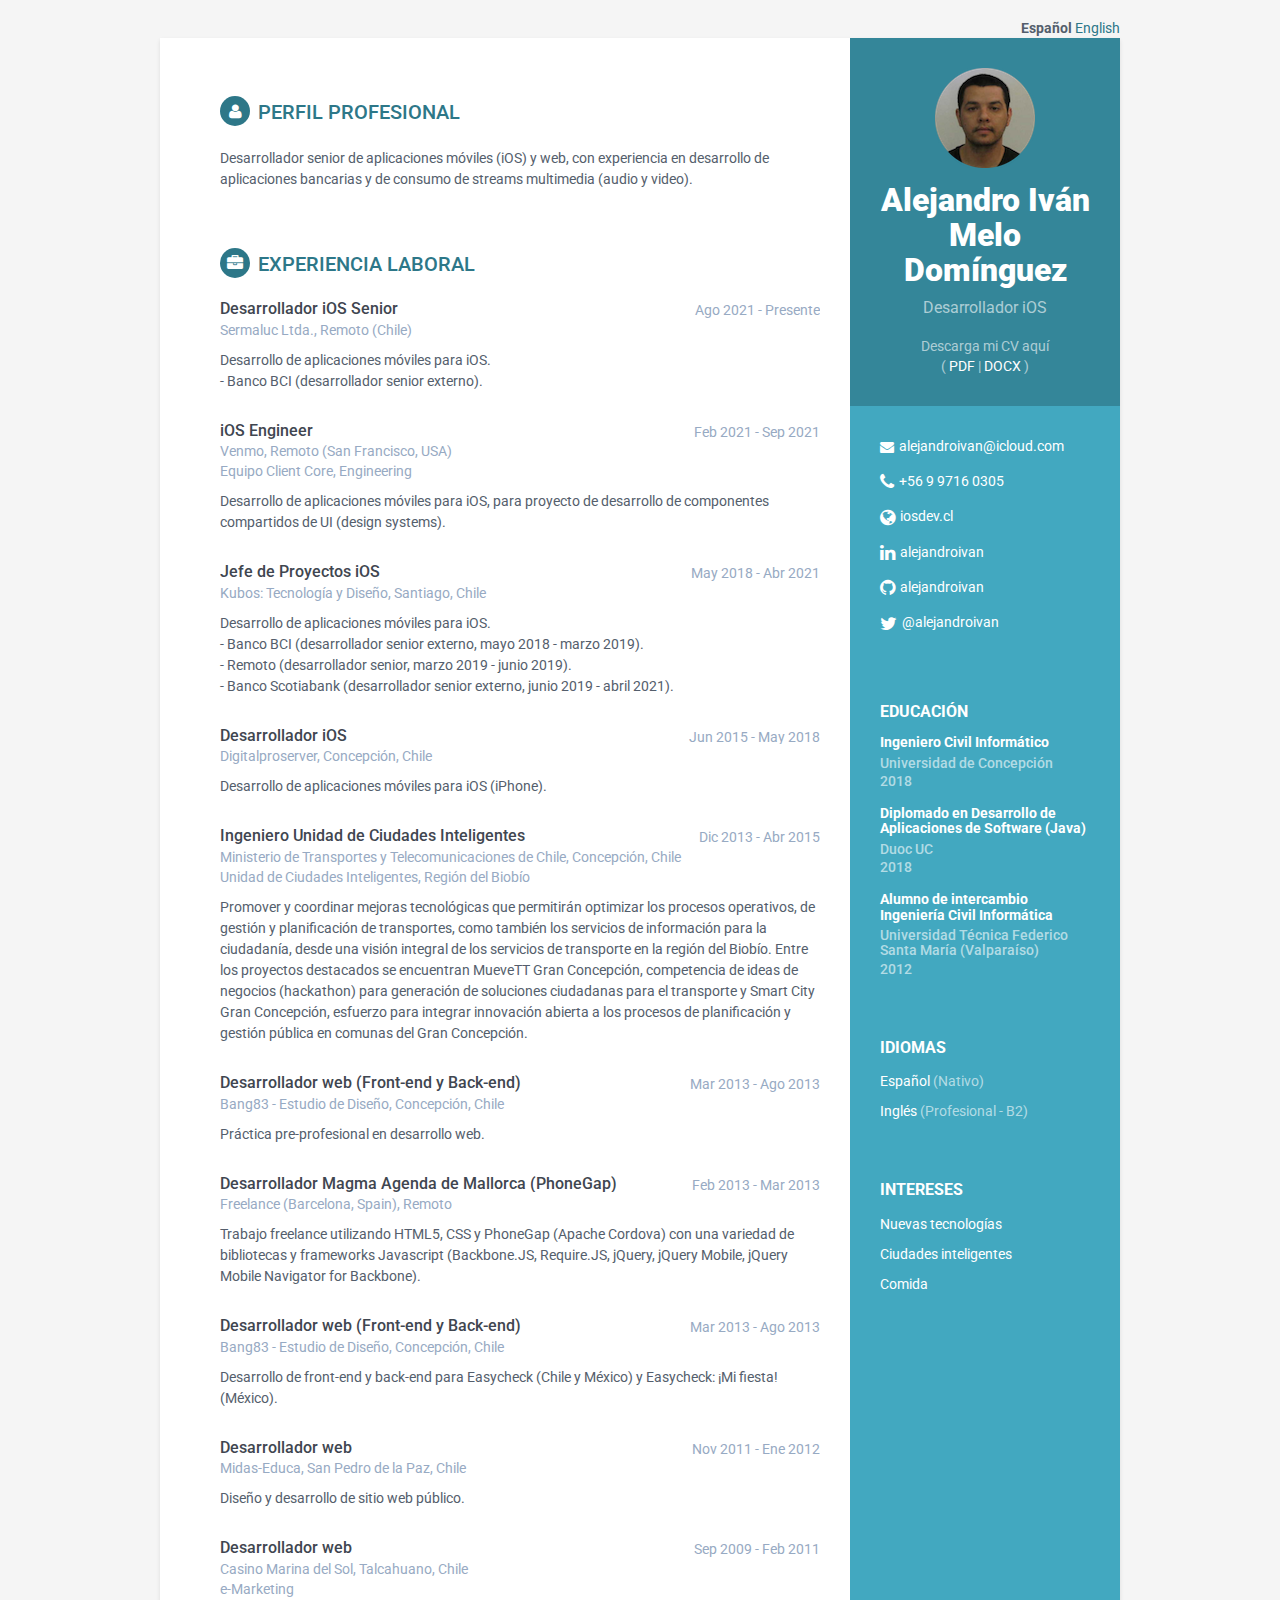
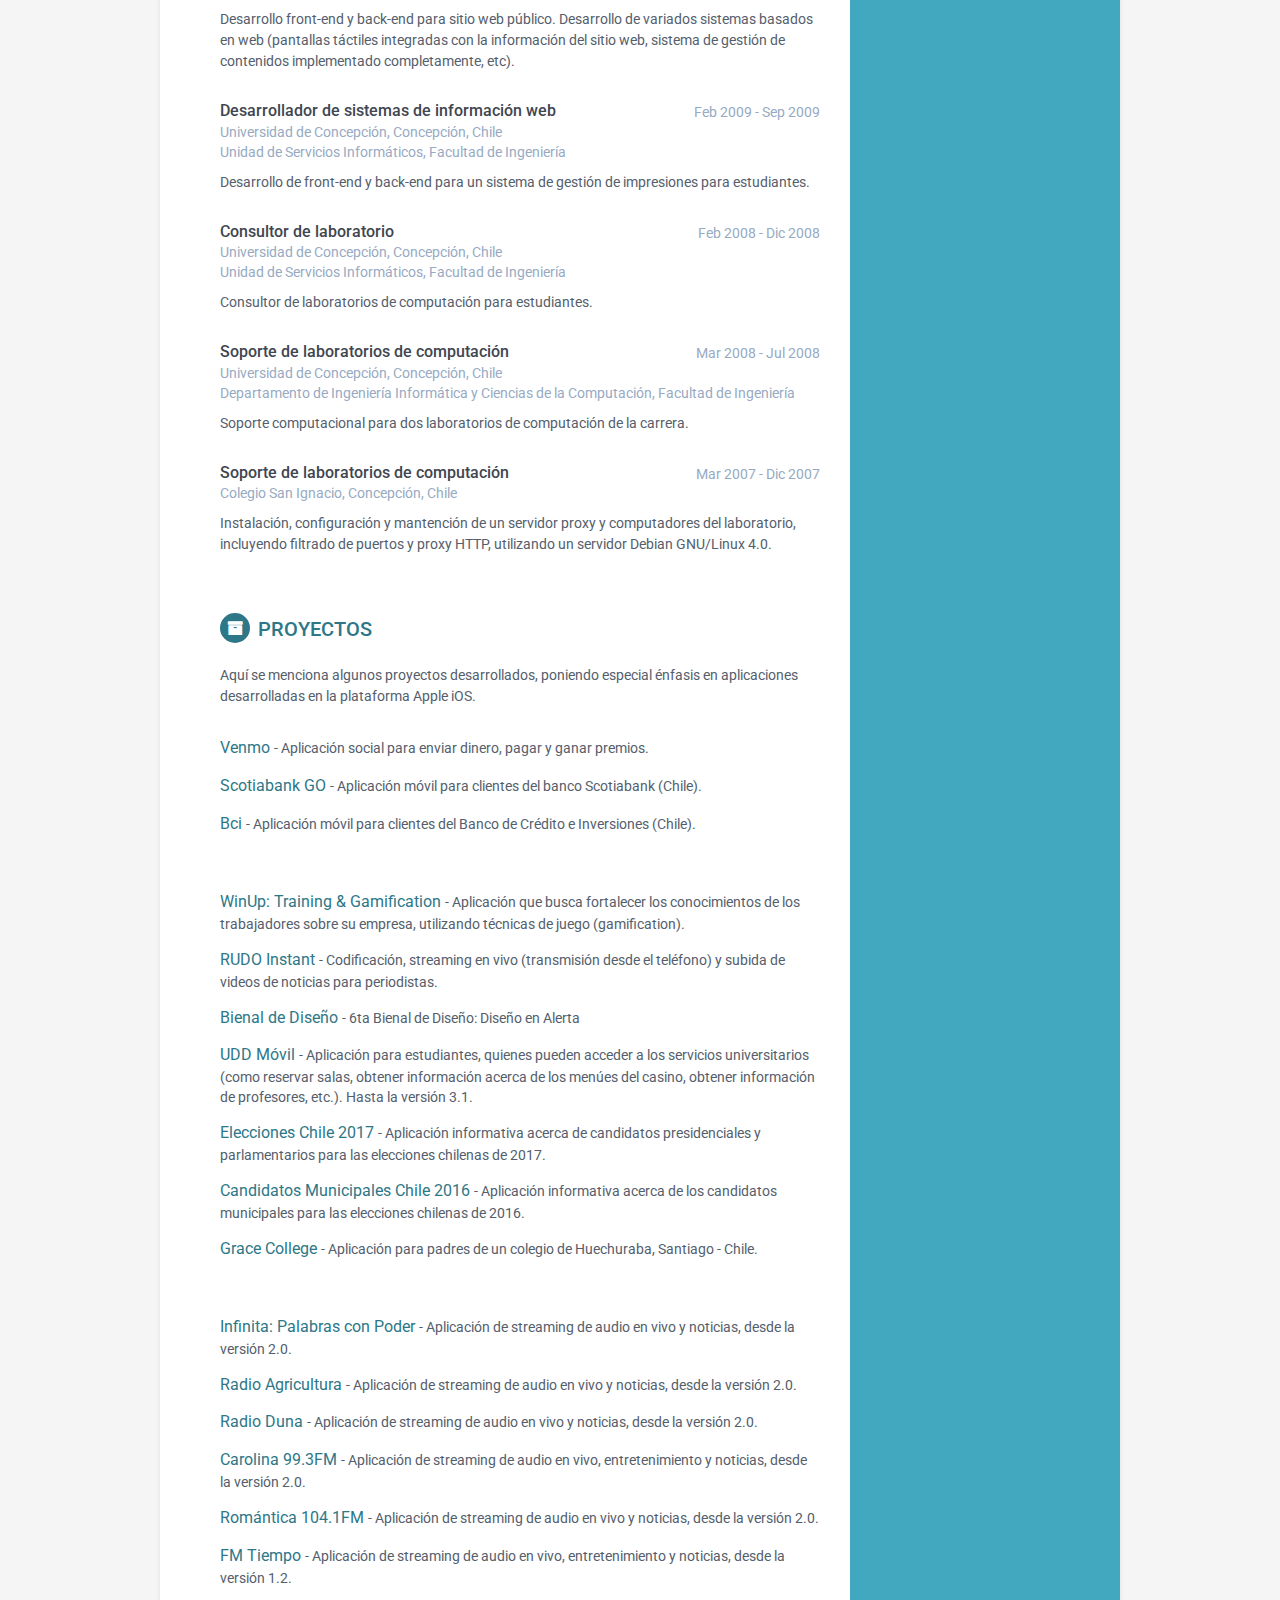
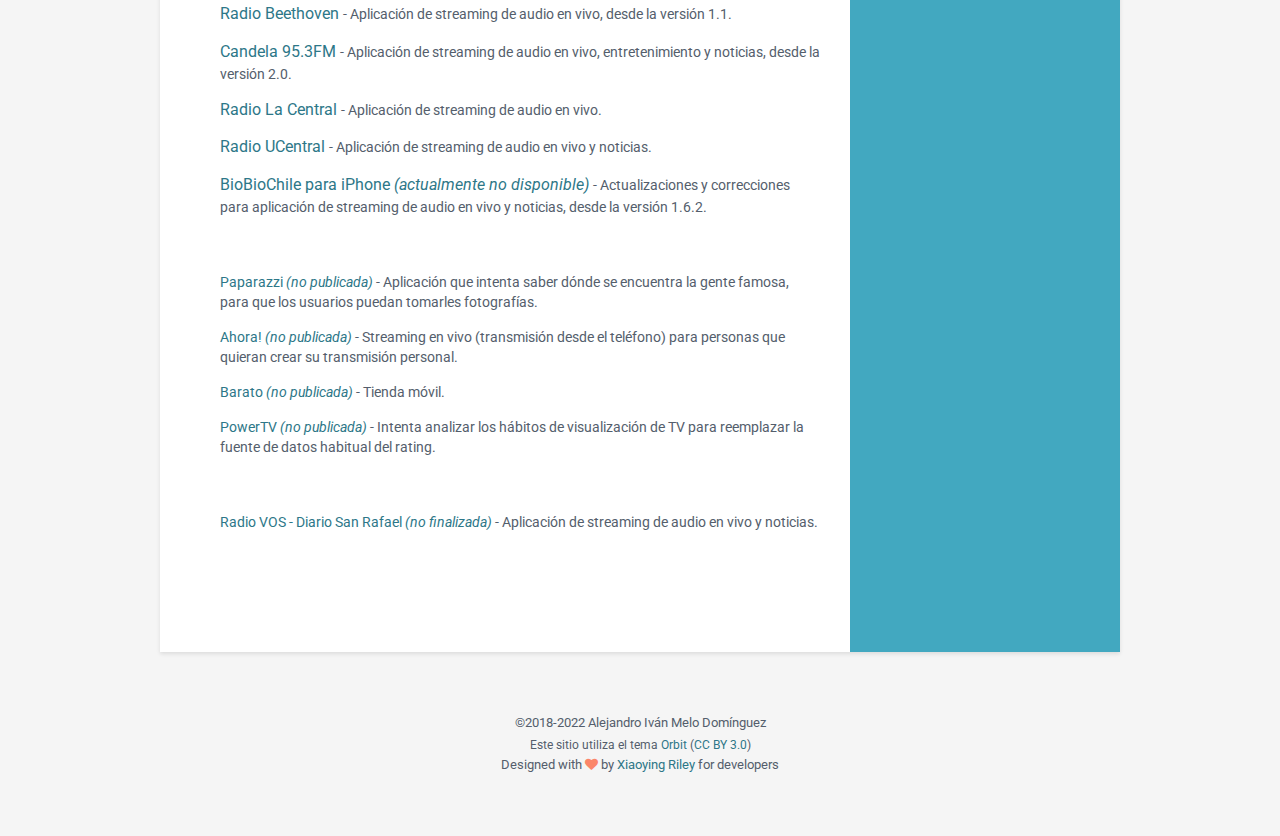
<file: index.html>
<html>
    <head>
        <title>Redirecting...</title>
        <meta http-equiv="refresh" content="0; url=es/">
        <link rel="me" href="https://mastodon.social/@alejandroivan" />
    </head>
</html>
</file>
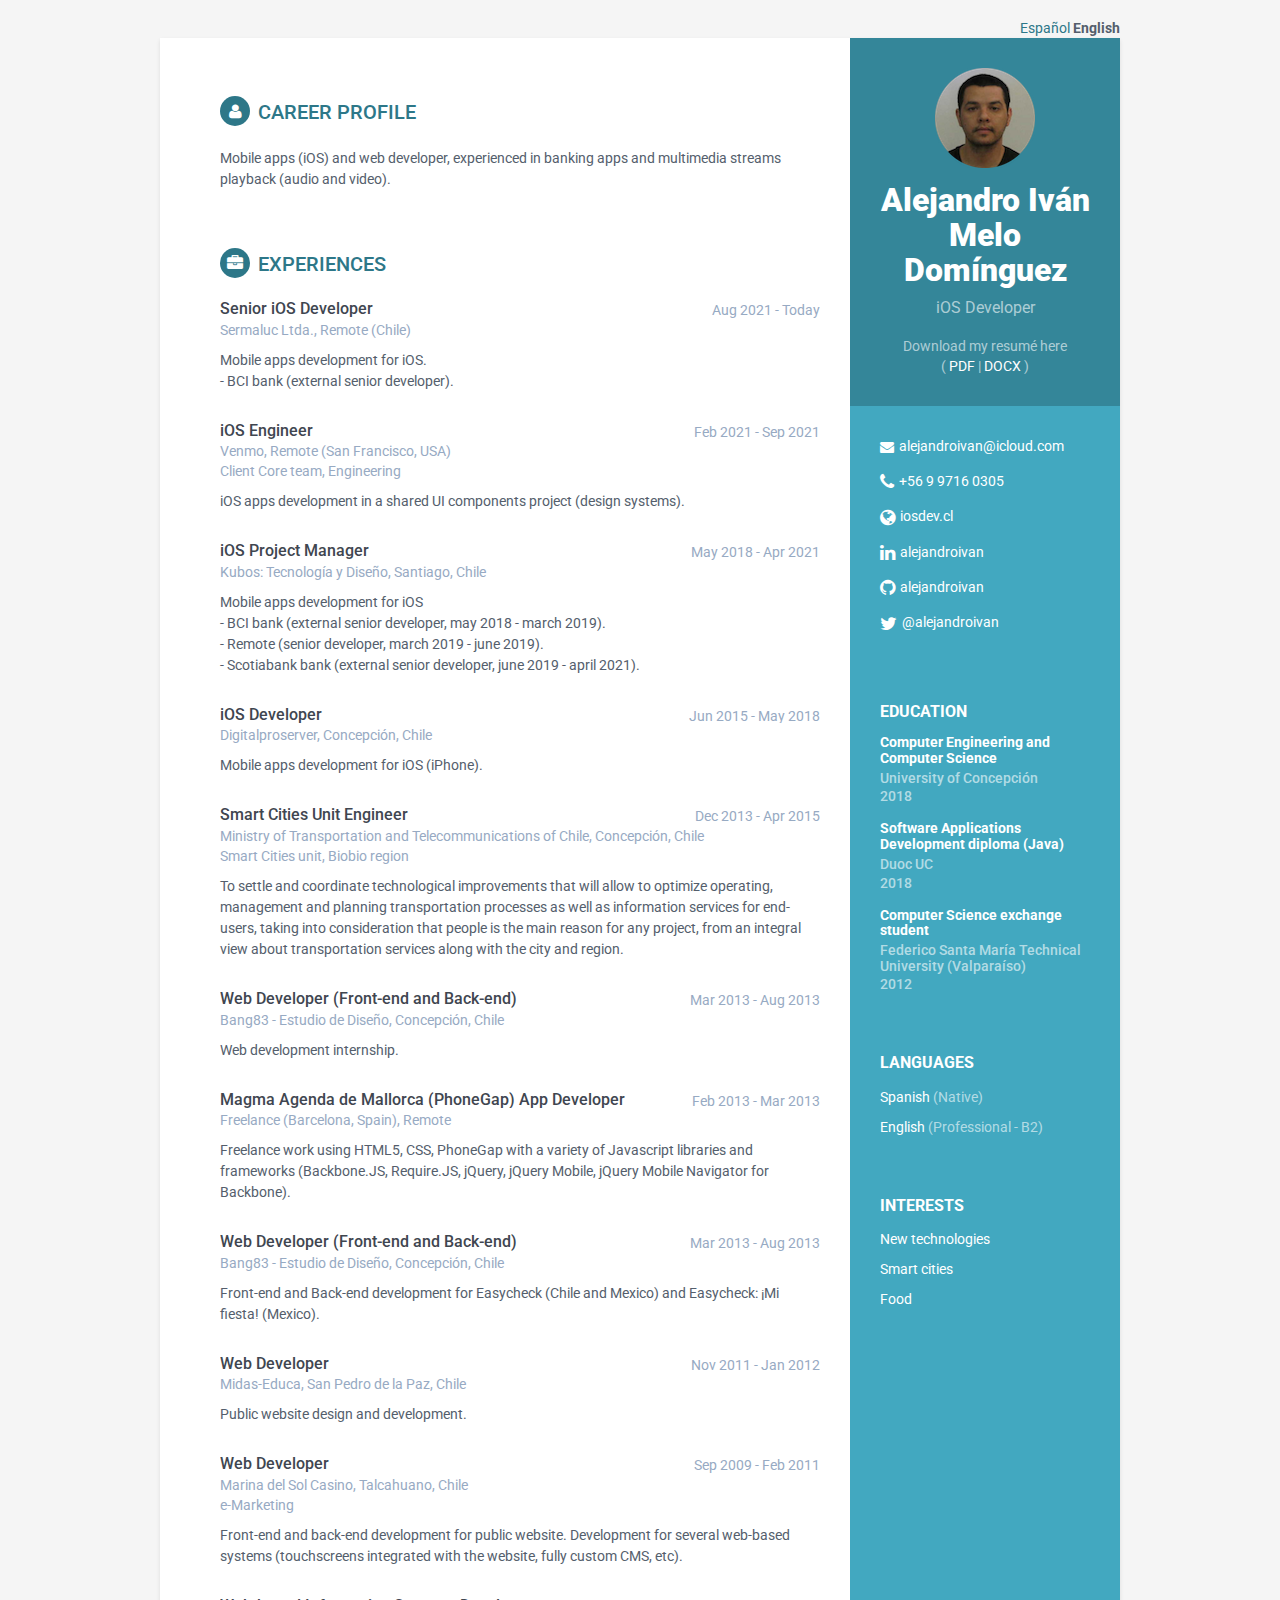
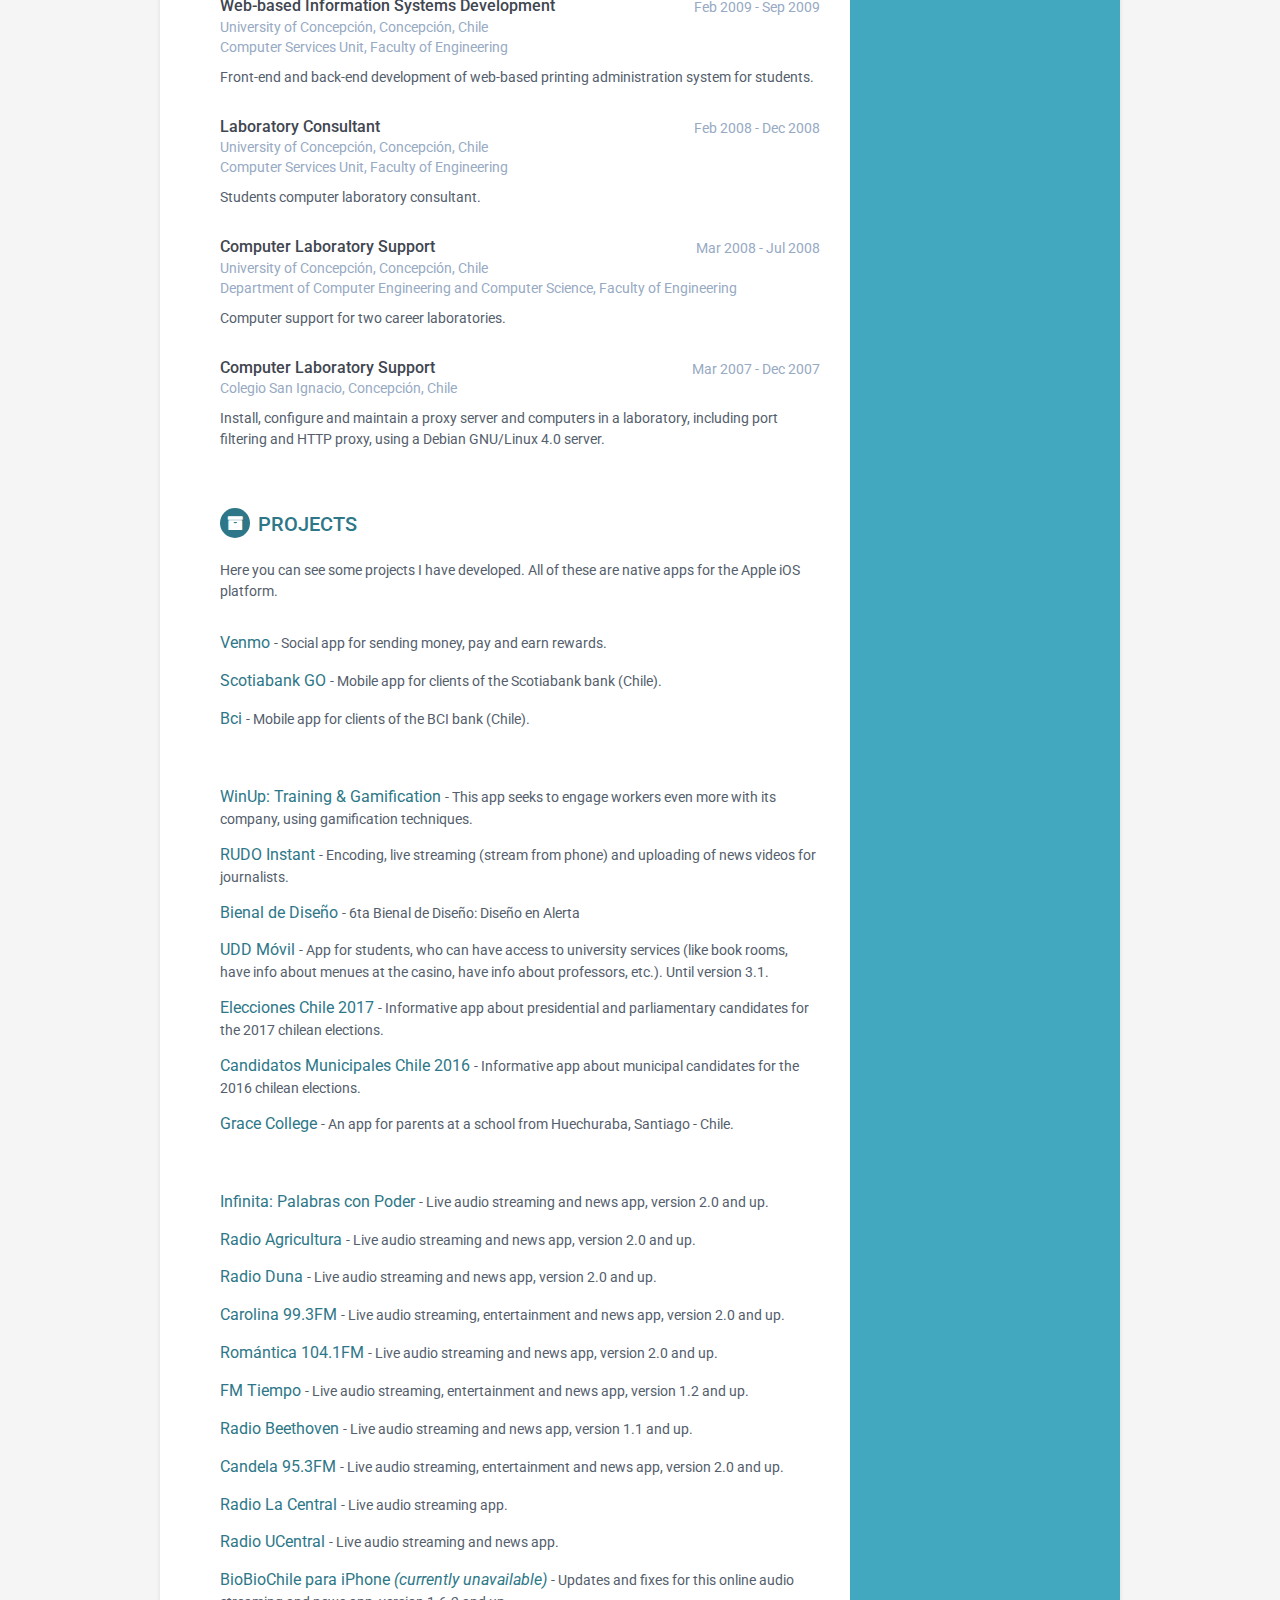
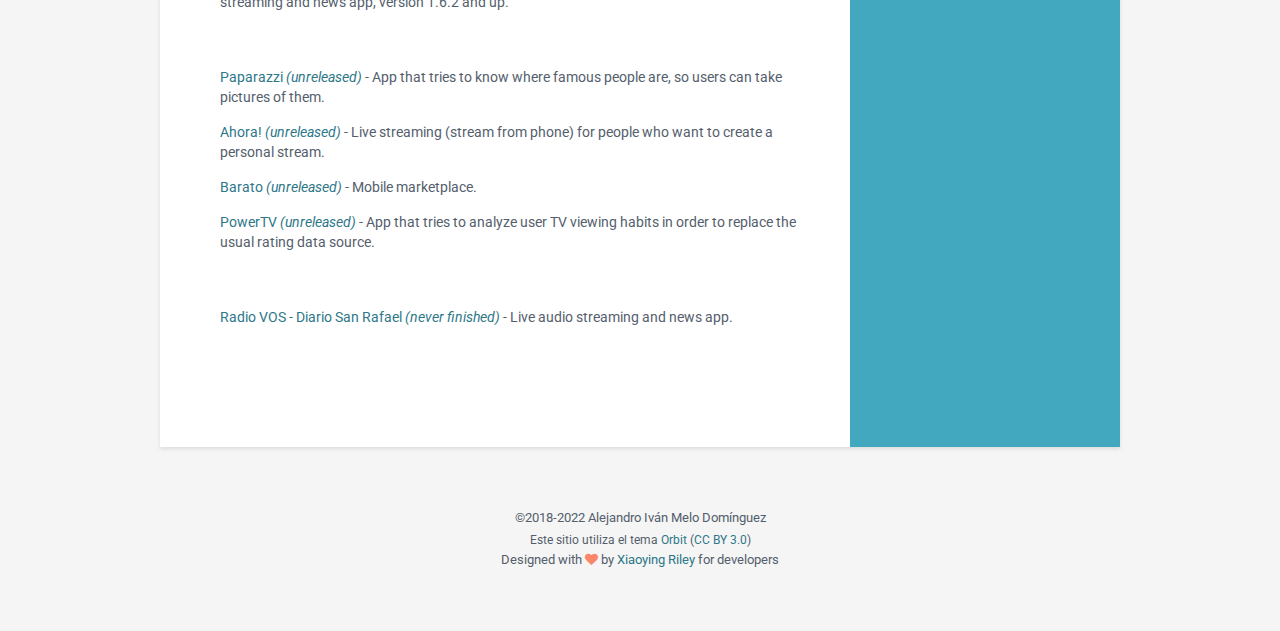
<file: en/index.html>
<!DOCTYPE html>
<!--[if IE 8]> <html lang="en" class="ie8"> <![endif]-->  
<!--[if IE 9]> <html lang="en" class="ie9"> <![endif]-->  
<!--[if !IE]><!--> <html lang="en"> <!--<![endif]-->  
<head>
    <title>Alejandro Iván Melo Domínguez</title>
    <!-- Meta -->
    <meta charset="utf-8">
    <meta http-equiv="X-UA-Compatible" content="IE=edge">
    <meta name="viewport" content="width=device-width, initial-scale=1.0">
    <meta name="description" content="Personal website">
    <meta name="author" content="Alejandro Iván Melo Domínguez">    
    <link rel="shortcut icon" href="../favicon.ico">  
    <link href='https://fonts.googleapis.com/css?family=Roboto:400,500,400italic,300italic,300,500italic,700,700italic,900,900italic' rel='stylesheet' type='text/css'>
    <!-- Global CSS -->
    <link rel="stylesheet" href="../assets/plugins/bootstrap/css/bootstrap.min.css">   
    <!-- Plugins CSS -->
    <link rel="stylesheet" href="../assets/plugins/font-awesome/css/font-awesome.css">
    
    <!-- Theme CSS -->  
    <link id="theme-style" rel="stylesheet" href="../assets/css/styles.css">
    <!-- HTML5 shim and Respond.js for IE8 support of HTML5 elements and media queries -->
    <!--[if lt IE 9]>
      <script src="https://oss.maxcdn.com/html5shiv/3.7.2/html5shiv.min.js"></script>
      <script src="https://oss.maxcdn.com/respond/1.4.2/respond.min.js"></script>
    <![endif]-->
</head> 

<body>
    <div class="wrapper no-shadow">
        <a href="../es">Español</a> <b>English</b>
    </div>
    <div class="wrapper">
        <div class="sidebar-wrapper">
            <div class="profile-container">
                <img class="profile" src="../assets/images/profile.png" alt="" />
                <h1 class="name">Alejandro Iván Melo Domínguez</h1>
                <h3 class="tagline">iOS Developer</h3>
                <br />
                <span class="cv">
                    Download my resumé here
                    <br />
                    (
                    
                    <a href="../cv_english.pdf" target="_blank">PDF</a>
                    <span class="cv">|</span>
                    <a href="../cv_english.docx" target="_blank">DOCX</a>
                    
                    <span class="cv">)</span>
            </div><!--//profile-container-->
            
            <div class="contact-container container-block">
                <ul class="list-unstyled contact-list">
                    <li class="email"><i class="fa fa-envelope"></i><a href="mailto:alejandroivan@icloud.com">alejandroivan@icloud.com</a></li>
                    <li class="phone"><i class="fa fa-phone"></i><a href="tel:+56997160305">+56 9 9716 0305</a></li>
                    <li class="website"><i class="fa fa-globe"></i><a href="https://iosdev.cl/" target="_blank">iosdev.cl</a></li>
                    <li class="linkedin"><i class="fa fa-linkedin"></i><a href="https://linkedin.com/in/alejandroivan" target="_blank">alejandroivan</a></li>
                    <li class="github"><i class="fa fa-github"></i><a href="https://github.com/alejandroivan" target="_blank">alejandroivan</a></li>
                    <li class="twitter"><i class="fa fa-twitter"></i><a href="https://twitter.com/alejandroivan" target="_blank">@alejandroivan</a></li>
                </ul>
            </div><!--//contact-container-->
            <div class="education-container container-block">
                <h2 class="container-block-title">Education</h2>
                
                <div class="item">
                    <h4 class="degree">Computer Engineering and Computer Science</h4>
                    <h5 class="meta">University of Concepción</h5>
                    <div class="time">2018</div>
                </div>
                
                <div class="item">
                    <h4 class="degree">Software Applications Development diploma (Java)</h4>
                    <h5 class="meta">Duoc UC</h5>
                    <div class="time">2018</div>
                </div>
                
                <div class="item">
                    <h4 class="degree">Computer Science exchange student</h4>
                    <h5 class="meta">Federico Santa María Technical University (Valparaíso)</h5>
                    <div class="time">2012</div>
                </div>
                
                
                
            </div><!--//education-container-->
            
            <div class="languages-container container-block">
                <h2 class="container-block-title">Languages</h2>
                <ul class="list-unstyled interests-list">
                    <li>
                        Spanish <span class="lang-desc">(Native)</span>
                    </li>
                    
                    <li>
                        English <span class="lang-desc">(Professional - B2)</span>
                    </li>
                </ul>
            </div><!--//languages-->
            
            <div class="interests-container container-block">
                <h2 class="container-block-title">Interests</h2>
                <ul class="list-unstyled interests-list">
                    <li>
                        New technologies
                    </li>
                    <li>
                        Smart cities
                    </li>
                    <li>
                        Food
                    </li>
                </ul>
            </div><!--//interests-->
            
        </div><!--//sidebar-wrapper-->
        
        <div class="main-wrapper">
            
            

            <section class="section summary-section">
                <h2 class="section-title"><i class="fa fa-user"></i>Career profile</h2>
                <div class="summary">
                    <p>
                        Mobile apps (iOS) and web developer, experienced in banking apps and multimedia streams playback (audio and video).
                    </p>
                </div><!--//summary-->
            </section><!--//section-->
            
            
            <section class="section experiences-section">
                <h2 class="section-title"><i class="fa fa-briefcase"></i>Experiences</h2>
                
                <div class="item">
                    <div class="meta">
                        <div class="upper-row">
                            <h3 class="job-title">Senior iOS Developer</h3>
                            <div class="time">Aug 2021 - Today</div>
                        </div><!--//upper-row-->
                        <div class="company">
                            Sermaluc Ltda., Remote (Chile)
                        </div><!--//company-->
                    </div><!--//meta-->
                    
                    <div class="details">
                        <p>
                            Mobile apps development for iOS.<br />- BCI bank (external senior developer).
                        </p>
                    </div><!--//details-->
                </div><!--//item-->
                
                
                <div class="item">
                    <div class="meta">
                        <div class="upper-row">
                            <h3 class="job-title">iOS Engineer</h3>
                            <div class="time">Feb 2021 - Sep 2021</div>
                        </div><!--//upper-row-->
                        <div class="company">
                            Venmo, Remote (San Francisco, USA)
                            <br />
                            Client Core team, Engineering
                        </div><!--//company-->
                    </div><!--//meta-->
                    
                    <div class="details">
                        <p>
                            iOS apps development in a shared UI components project (design systems).
                        </p>
                    </div><!--//details-->
                </div><!--//item-->
                
                
                <div class="item">
                    <div class="meta">
                        <div class="upper-row">
                            <h3 class="job-title">iOS Project Manager</h3>
                            <div class="time">May 2018 - Apr 2021</div>
                        </div><!--//upper-row-->
                        <div class="company">
                            Kubos: Tecnología y Diseño, Santiago, Chile
                        </div><!--//company-->
                    </div><!--//meta-->
                    
                    <div class="details">
                        <p>
                            Mobile apps development for iOS<br />- BCI bank (external senior developer, may 2018 - march 2019).<br />- Remote (senior developer, march 2019 - june 2019).<br />- Scotiabank bank (external senior developer, june 2019 - april 2021).
                        </p>
                    </div><!--//details-->
                </div><!--//item-->
                
                
                <div class="item">
                    <div class="meta">
                        <div class="upper-row">
                            <h3 class="job-title">iOS Developer</h3>
                            <div class="time">Jun 2015 - May 2018</div>
                        </div><!--//upper-row-->
                        <div class="company">
                            Digitalproserver, Concepción, Chile
                        </div><!--//company-->
                    </div><!--//meta-->
                    
                    <div class="details">
                        <p>
                            Mobile apps development for iOS (iPhone).
                        </p>
                    </div><!--//details-->
                </div><!--//item-->
                
                
                <div class="item">
                    <div class="meta">
                        <div class="upper-row">
                            <h3 class="job-title">Smart Cities Unit Engineer</h3>
                            <div class="time">Dec 2013 - Apr 2015</div>
                        </div>
                        <div class="company">
                            Ministry of Transportation and Telecommunications of Chile, Concepción, Chile
                            <br />
                            Smart Cities unit, Biobio region
                        </div>
                    </div>
                    
                    <div class="details">
                        <p>
                            To settle and coordinate technological improvements that will allow to optimize operating, management and planning transportation processes as well as information services for end-users, taking into consideration that people is the main reason for any project, from an integral view about transportation services along with the city and region.
                        </p>
                    </div>
                </div>
                
                
                <div class="item">
                    <div class="meta">
                        <div class="upper-row">
                            <h3 class="job-title">Web Developer (Front-end and Back-end)</h3>
                            <div class="time">Mar 2013 - Aug 2013</div>
                        </div>
                    <div class="company">
                        Bang83 - Estudio de Diseño, Concepción, Chile </div>
                    </div>
                    <div class="details">
                        <p>Web development internship.</p>
                    </div>
                </div>


                <div class="item">
                    <div class="meta">
                        <div class="upper-row">
                            <h3 class="job-title">
                                Magma Agenda de Mallorca (PhoneGap) App Developer
                            </h3>
                            <div class="time">
                                Feb 2013 - Mar 2013
                            </div>
                        </div>
                        <div class="company">
                            Freelance (Barcelona, Spain), Remote
                        </div>
                    </div>
                    <div class="details">
                        <p>
                            Freelance work using HTML5, CSS, PhoneGap with a variety of Javascript libraries and frameworks (Backbone.JS, Require.JS, jQuery, jQuery Mobile, jQuery Mobile Navigator for Backbone).
                        </p>
                    </div>
                </div>


                <div class="item">
                    <div class="meta">
                        <div class="upper-row">
                            <h3 class="job-title">
                                Web Developer (Front-end and Back-end)
                            </h3>
                            <div class="time">
                                Mar 2013 - Aug 2013
                            </div>
                        </div>
                        <div class="company">
                            Bang83 - Estudio de Diseño, Concepción, Chile 
                        </div>
                    </div>
                    <div class="details">
                        <p>
                            Front-end and Back-end development for Easycheck (Chile and Mexico) and Easycheck: ¡Mi fiesta! (Mexico).
                        </p>
                    </div>
                </div>
                
                
                <div class="item">
                    <div class="meta">
                        <div class="upper-row">
                            <h3 class="job-title">
                                Web Developer
                            </h3>
                            <div class="time">
                                Nov 2011 - Jan 2012
                            </div>
                        </div>
                        <div class="company">
                            Midas-Educa, San Pedro de la Paz, Chile 
                        </div>
                    </div>
                    <div class="details">
                        <p>
                            Public website design and development.
                        </p>
                    </div>
                </div>
                
                
                <div class="item">
                    <div class="meta">
                        <div class="upper-row">
                            <h3 class="job-title">
                                Web Developer
                            </h3>
                            <div class="time">
                                Sep 2009 - Feb 2011
                            </div>
                        </div>
                        <div class="company">
                            Marina del Sol Casino, Talcahuano, Chile
                            <br />
                            e-Marketing 
                        </div>
                    </div>
                    <div class="details">
                        <p>
                            Front-end and back-end development for public website. Development for several web-based systems (touchscreens integrated with the website, fully custom CMS, etc).
                        </p>
                    </div>
                </div>
                
                
                <div class="item">
                    <div class="meta">
                        <div class="upper-row">
                            <h3 class="job-title">
                                Web-based Information Systems Development
                            </h3>
                            <div class="time">
                                Feb 2009 - Sep 2009
                            </div>
                        </div>
                        <div class="company">
                            University of Concepción, Concepción, Chile
                            <br />
                            Computer Services Unit, Faculty of Engineering
                        </div>
                    </div>
                    <div class="details">
                        <p>
                            Front-end and back-end development of web-based printing administration system for students.
                        </p>
                    </div>
                </div>
                
                
                <div class="item">
                    <div class="meta">
                        <div class="upper-row">
                            <h3 class="job-title">
                                Laboratory Consultant
                            </h3>
                            <div class="time">
                                Feb 2008 - Dec 2008
                            </div>
                        </div>
                        <div class="company">
                            University of Concepción, Concepción, Chile
                            <br />
                            Computer Services Unit, Faculty of Engineering
                        </div>
                    </div>
                    <div class="details">
                        <p>
                            Students computer laboratory consultant.
                        </p>
                    </div>
                </div>
                
                
                <div class="item">
                    <div class="meta">
                        <div class="upper-row">
                            <h3 class="job-title">
                                Computer Laboratory Support
                            </h3>
                            <div class="time">
                                Mar 2008 - Jul 2008
                            </div>
                        </div>
                        <div class="company">
                            University of Concepción, Concepción, Chile
                            <br />
                            Department of Computer Engineering and Computer Science, Faculty of Engineering
                        </div>
                    </div>
                    <div class="details">
                        <p>
                            Computer support for two career laboratories.
                        </p>
                    </div>
                </div>
                
                
                <div class="item">
                    <div class="meta">
                        <div class="upper-row">
                            <h3 class="job-title">
                                Computer Laboratory Support
                            </h3>
                            <div class="time">
                                Mar 2007 - Dec 2007
                            </div>
                        </div>
                        <div class="company">
                            Colegio San Ignacio, Concepción, Chile 
                        </div>
                    </div>
                    <div class="details">
                        <p>
                            Install, configure and maintain a proxy server and computers in a laboratory, including port filtering and HTTP proxy, using a Debian GNU/Linux 4.0 server.
                        </p>
                    </div>
                </div>

            </section><!--//section-->
            


            <section class="section projects-section">
                <h2 class="section-title"><i class="fa fa-archive"></i>Projects</h2>
                <div class="intro">
                    <p>Here you can see some projects I have developed. All of these are native apps for the Apple iOS platform.</p>
                </div><!--//intro-->
                
                <div class="item">
                    <span class="project-title">
                        <a href="https://itunes.apple.com/us/app/venmo/id351727428?l=en" target="_blank">
                            Venmo
                        </a>
                    </span> - <span class="project-tagline">Social app for sending money, pay and earn rewards.</span>
                </div><!--//item-->


                <div class="item">
                    <span class="project-title">
                        <a href="https://itunes.apple.com/us/app/scotiabank-go-chile/id1309863707?l=en" target="_blank">
                            Scotiabank GO
                        </a>
                    </span> - <span class="project-tagline">Mobile app for clients of the Scotiabank bank (Chile).</span>
                </div><!--//item-->


                <div class="item">
                    <span class="project-title">
                        <a href="https://itunes.apple.com/us/app/bci/id1207892426?l=en" target="_blank">
                            Bci
                        </a>
                    </span> - <span class="project-tagline">Mobile app for clients of the BCI bank (Chile).</span>
                </div><!--//item-->
                
                
                <!--Separator-->
                <br /><br />
                <!--//Separator-->
                
                
 
                <div class="item">
                    <span class="project-title">
                        <a href="https://itunes.apple.com/us/app/winup/id1297573203?l=en" target="_blank">
                            WinUp: Training & Gamification
                        </a> 
                    </span> - <span class="project-tagline">This app seeks to engage workers even more with its company, using gamification techniques.</span> 
                </div>
                
                
                <div class="item">
                    <span class="project-title">
                         <a href="https://itunes.apple.com/us/app/rudo-instant/id1120224910?l=en" target="_blank">
                            RUDO Instant
                         </a>
                    </span> - <span class="project-tagline">Encoding, live streaming (stream from phone) and uploading of news videos for journalists.</span> 
                </div>
                
                
                <div class="item">
                    <span class="project-title">
                        <a href="https://itunes.apple.com/us/app/bienal-de-diseno/id1192369964?l=en" target="_blank">
                            Bienal de Diseño
                        </a>
                    </span> - <span class="project-tagline">6ta Bienal de Diseño: Diseño en Alerta</span> 
                </div>
                
                
                <div class="item">
                    <span class="project-title">
                        <a href="https://itunes.apple.com/us/app/udd-móvil/id624081383?l=en" target="_blank">
                           UDD Móvil
                        </a>
                    </span> - <span class="project-tagline">App for students, who can have access to university services (like book rooms, have info about menues at the casino, have info about professors, etc.). Until version 3.1.</span> 
                </div>
                
                
                <div class="item">
                    <span class="project-title">
                        <a href="https://itunes.apple.com/us/app/elecciones-chile-2017/id1274515608?l=en" target="_blank">
                           Elecciones Chile 2017
                        </a>
                    </span> - <span class="project-tagline">Informative app about presidential and parliamentary candidates for the 2017 chilean elections.</span> 
                </div>
                
                
                <div class="item">
                    <span class="project-title">
                        <a href="https://itunes.apple.com/us/app/candidatos-municipales-chile/id1137988235?l=en" target="_blank">
                           Candidatos Municipales Chile 2016
                        </a>
                    </span> - <span class="project-tagline">Informative app about municipal candidates for the 2016 chilean elections.</span> 
                </div>
                
                
                <div class="item">
                    <span class="project-title">
                        <a href="https://itunes.apple.com/us/app/grace-college/id1039937006?l=en" target="_blank">
                           Grace College
                        </a>
                    </span> - <span class="project-tagline">An app for parents at a school from Huechuraba, Santiago - Chile.</span> 
                </div>

                
                
                <!--Separator-->
                <br /><br />
                <!--//Separator-->
                
                
                <div class="item">
                    <span class="project-title">
                        <a href="https://itunes.apple.com/us/app/infinita/id914220851?l=en" target="_blank">
                            Infinita: Palabras con Poder
                        </a>
                    </span> - <span class="project-tagline">Live audio streaming and news app, version 2.0 and up.</span> 
                </div>

                <div class="item">
                    <span class="project-title">
                        <a href="https://itunes.apple.com/us/app/agricultura/id415354746?l=en" target="_blank">
                            Radio Agricultura
                        </a>
                    </span> - <span class="project-tagline">Live audio streaming and news app, version 2.0 and up.</span> 
                </div>

                <div class="item">
                    <span class="project-title">
                        <a href="https://itunes.apple.com/us/app/duna/id725956875?l=en" target="_blank">
                            Radio Duna
                        </a>
                    </span> - <span class="project-tagline">Live audio streaming and news app, version 2.0 and up.</span> 
                </div>

                <div class="item">
                    <span class="project-title">
                        <a href="https://itunes.apple.com/us/app/carolina/id784174832?l=en" target="_blank">
                            Carolina 99.3FM
                        </a>
                    </span> - <span class="project-tagline">Live audio streaming, entertainment and news app, version 2.0 and up.</span> 
                </div>

                <div class="item">
                    <span class="project-title">
                        <a href="https://itunes.apple.com/us/app/romantica/id919009458?l=en" target="_blank">
                            Romántica 104.1FM
                        </a>
                    </span> - <span class="project-tagline">Live audio streaming and news app, version 2.0 and up.</span> 
                </div>

                <div class="item">
                    <span class="project-title">
                        <a href="https://itunes.apple.com/us/app/fm-tiempo/id951498576?l=en" target="_blank">
                            FM Tiempo
                        </a>
                    </span> - <span class="project-tagline">Live audio streaming, entertainment and news app, version 1.2 and up.</span> 
                </div>

                <div class="item">
                    <span class="project-title">
                        <a href="https://itunes.apple.com/us/app/radio-beethoven/id951160044?l=en" target="_blank">
                            Radio Beethoven
                        </a>
                    </span> - <span class="project-tagline">Live audio streaming and news app, version 1.1 and up.</span> 
                </div>

                <div class="item">
                    <span class="project-title">
                        <a href="https://itunes.apple.com/us/app/candela-95.3/id933682807?l=en" target="_blank">
                            Candela 95.3FM
                        </a>
                    </span> - <span class="project-tagline">Live audio streaming, entertainment and news app, version 2.0 and up.</span> 
                </div>

                <div class="item">
                    <span class="project-title">
                        <a href="https://itunes.apple.com/us/app/la-central-radio-online/id1065504917?l=en" target="_blank">
                            Radio La Central
                        </a>
                    </span> - <span class="project-tagline">Live audio streaming app.</span> 
                </div>

                <div class="item">
                    <span class="project-title">
                        <a href="https://itunes.apple.com/us/app/radio-ucentral/id1377339925?l=en" target="_blank">
                            Radio UCentral
                        </a>
                    </span> - <span class="project-tagline">Live audio streaming and news app.</span> 
                </div>

                <div class="item">
                    <span class="project-title">
                        <a href="https://itunes.apple.com/us/app/biobiochile-para-iphone/id993295830?l=en" target="_blank">
                            BioBioChile para iPhone <em>(currently unavailable)</em>
                        </a>
                    </span> - <span class="project-tagline">Updates and fixes for this online audio streaming and news app, version 1.6.2 and up.</span> 
                </div>
                
                
                
                <!--Separator-->
                <br /><br />
                <!--//Separator-->
                
                
                <div class="item">
                    <span class="a-disabled">
                        Paparazzi <em>(unreleased)</em>
                    </span> - <span class="project-tagline">App that tries to know where famous people are, so users can take pictures of them.</span>
                </div>
                
                <div class="item">
                    <span class="a-disabled">
                        Ahora! <em>(unreleased)</em>
                    </span> - <span class="project-tagline">Live streaming (stream from phone) for people who want to create a personal stream.</span>
                </div>
                
                <div class="item">
                    <span class="a-disabled">
                        Barato <em>(unreleased)</em>
                    </span> - <span class="project-tagline">Mobile marketplace.</span>
                </div>
                
                <div class="item">
                    <span class="a-disabled">
                        PowerTV <em>(unreleased)</em>
                    </span> - <span class="project-tagline">App that tries to analyze user TV viewing habits in order to replace the usual rating data source.</span>
                </div>
                
                
                <!--Separator-->
                <br /><br />
                <!--//Separator-->
                
                
                <div class="item">
                    <span class="a-disabled">
                        Radio VOS - Diario San Rafael <em>(never finished)</em>
                    </span> - <span class="project-tagline">Live audio streaming and news app.</span>
                </div>

            </section><!--//section-->            
        </div><!--//main-body-->
    </div>
 
    <footer class="footer">
        <div class="text-center">
            <small class="copyright">&copy;2018-2022 Alejandro Iván Melo Domínguez</small>
        </div>
        <div class="text-center">
                <!--/* This template is released under the Creative Commons Attribution 3.0 License. Please keep the attribution link below when using for your own project. Thank you for your support. :) If you'd like to use the template without the attribution, you can check out other license options via our website: themes.3rdwavemedia.com */-->
                <small>Este sitio utiliza el tema <a href="https://github.com/xriley/Orbit-Theme" target="_blank">Orbit</a> (<a href="https://creativecommons.org/licenses/by/3.0/" target="_blank">CC BY 3.0</a>)</small>
                <br />
                <small class="copyright">Designed with <i class="fa fa-heart"></i> by <a href="http://themes.3rdwavemedia.com" target="_blank">Xiaoying Riley</a> for developers</small>
        </div><!--//container-->
    </footer><!--//footer-->
 
    <!-- Javascript -->          
    <script type="text/javascript" src="../assets/plugins/jquery-1.11.3.min.js"></script>
    <script type="text/javascript" src="../assets/plugins/bootstrap/js/bootstrap.min.js"></script>    
    <!-- custom js -->
    <script type="text/javascript" src="../assets/js/main.js"></script>            
</body>
</html>
</file>
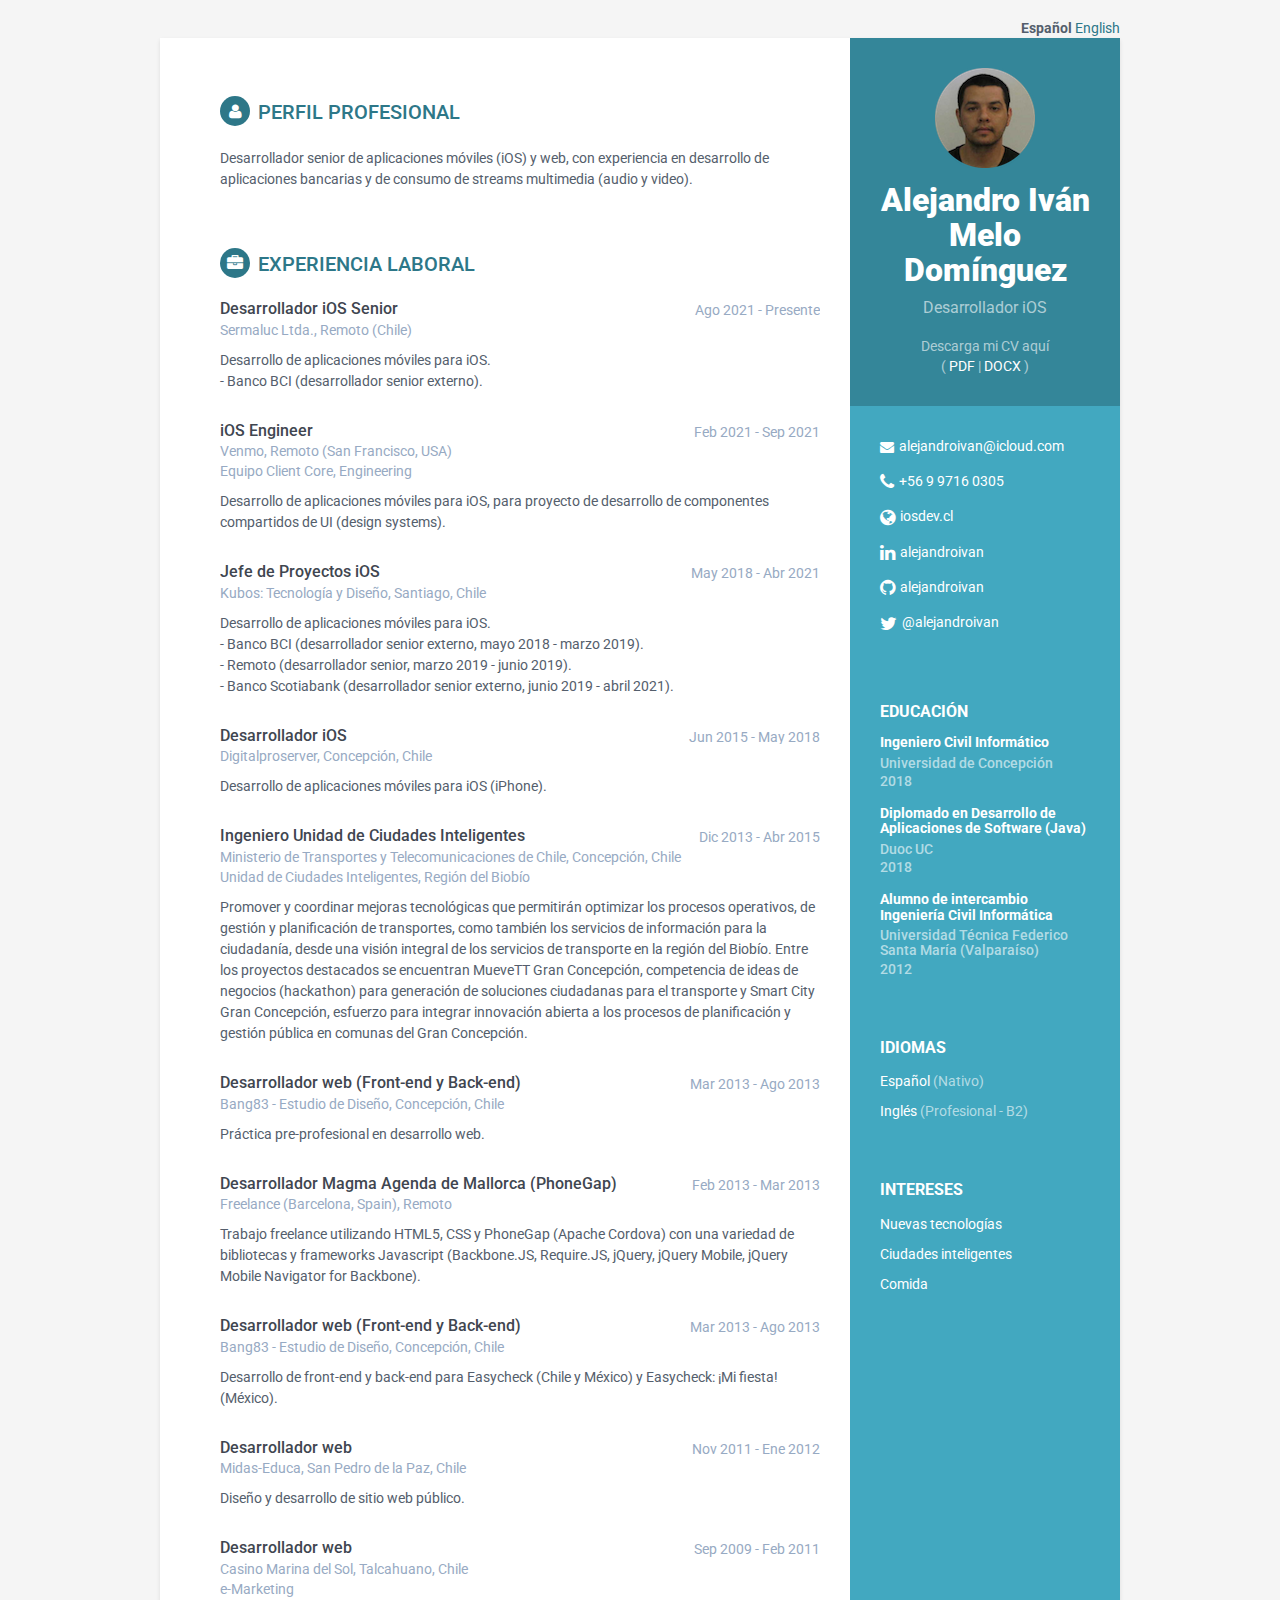
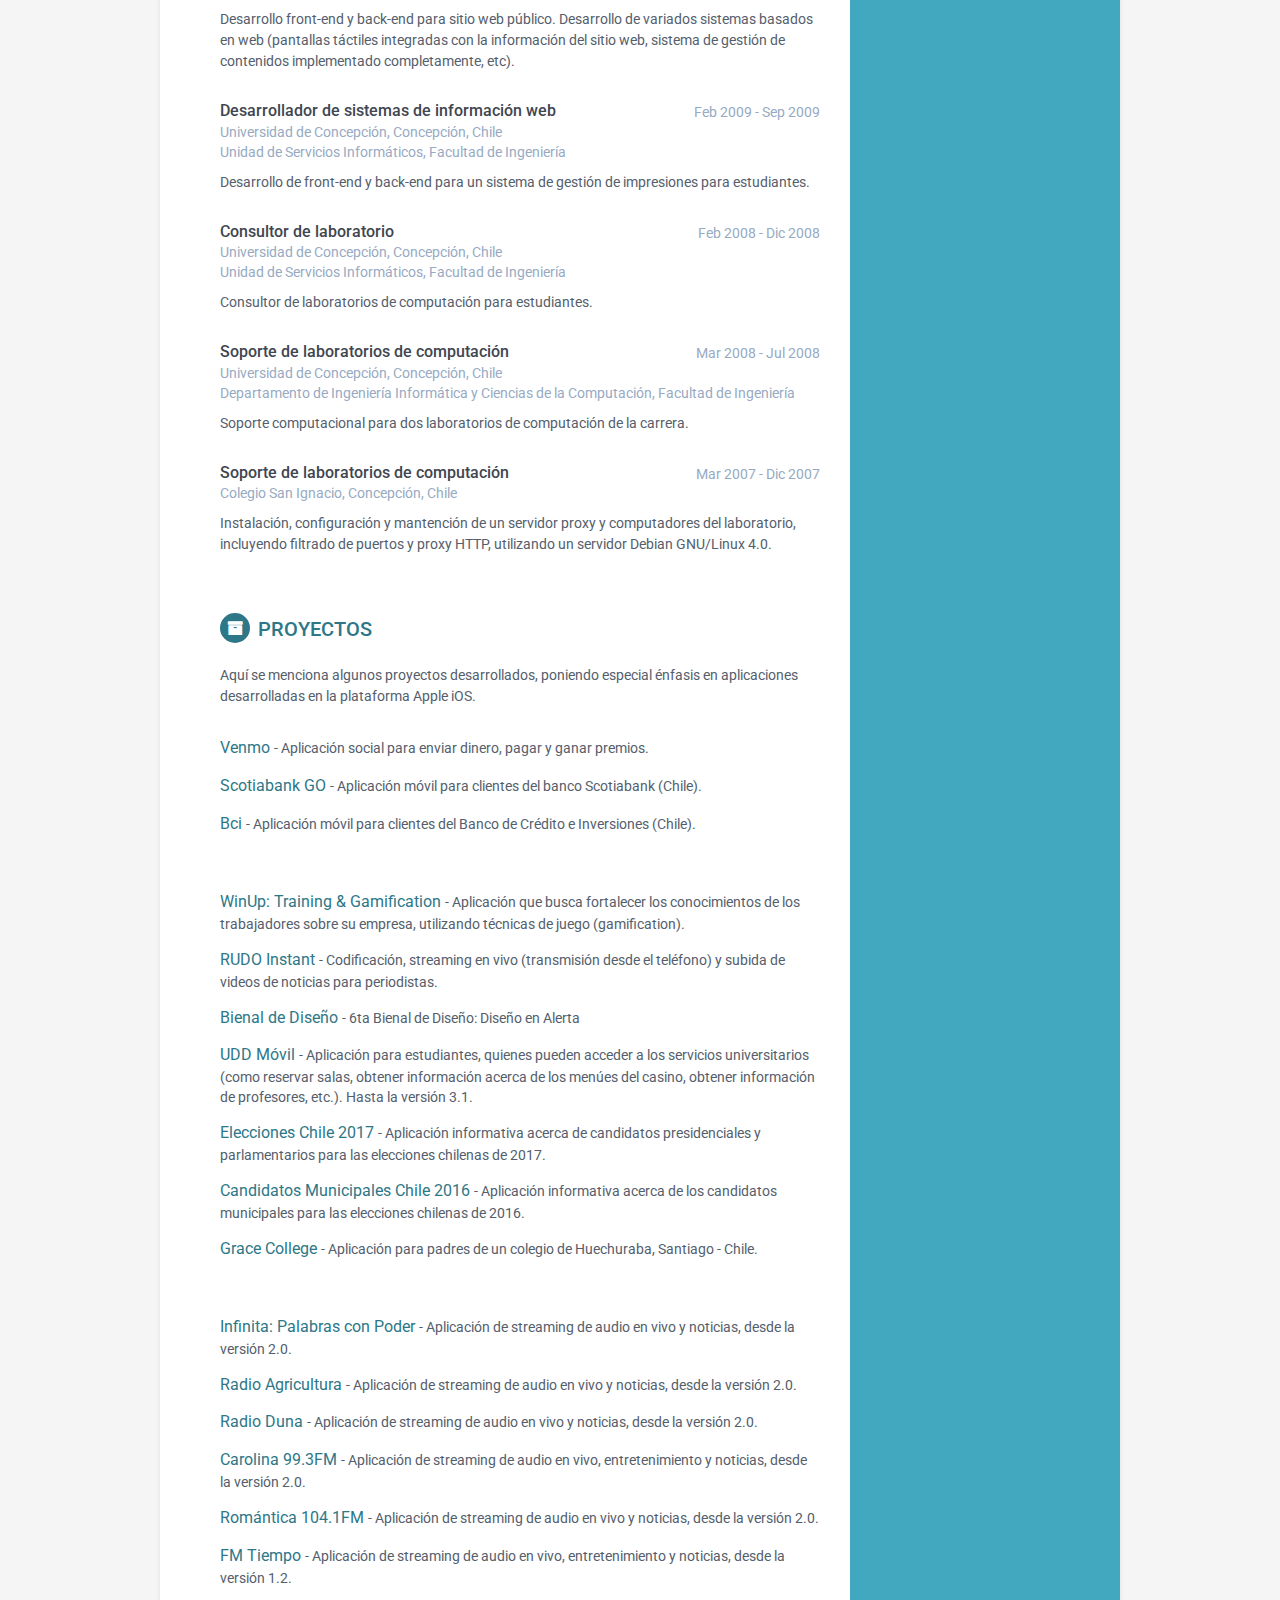
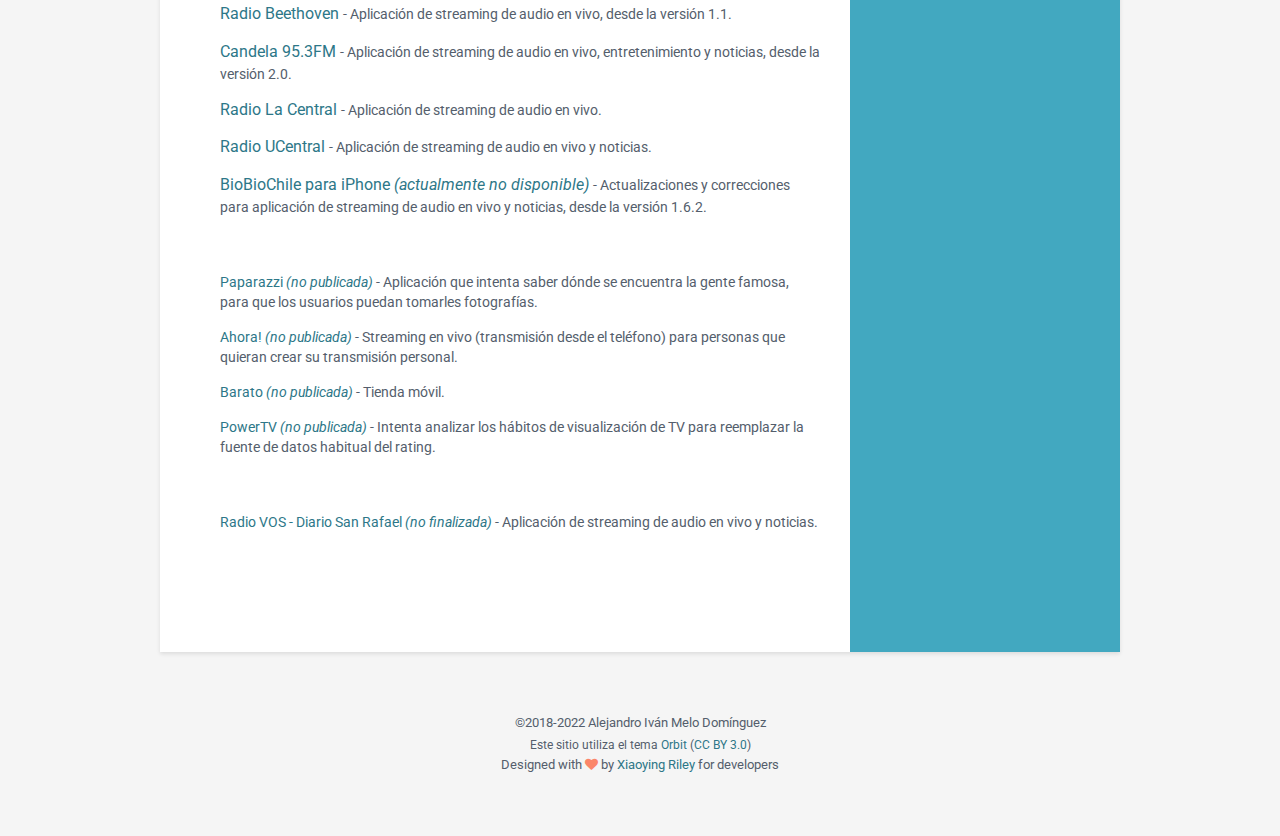
<file: es/index.html>
<!DOCTYPE html>
<!--[if IE 8]> <html lang="es" class="ie8"> <![endif]-->  
<!--[if IE 9]> <html lang="es" class="ie9"> <![endif]-->  
<!--[if !IE]><!--> <html lang="es"> <!--<![endif]-->  
<head>
    <title>Alejandro Iván Melo Domínguez</title>
    <!-- Meta -->
    <meta charset="utf-8">
    <meta http-equiv="X-UA-Compatible" content="IE=edge">
    <meta name="viewport" content="width=device-width, initial-scale=1.0">
    <meta name="description" content="Sitio web personal">
    <meta name="author" content="Alejandro Iván Melo Domínguez">    
    <link rel="shortcut icon" href="../favicon.ico">  
    <link href='https://fonts.googleapis.com/css?family=Roboto:400,500,400italic,300italic,300,500italic,700,700italic,900,900italic' rel='stylesheet' type='text/css'>
    <!-- Global CSS -->
    <link rel="stylesheet" href="../assets/plugins/bootstrap/css/bootstrap.min.css">   
    <!-- Plugins CSS -->
    <link rel="stylesheet" href="../assets/plugins/font-awesome/css/font-awesome.css">
    
    <!-- Theme CSS -->  
    <link id="theme-style" rel="stylesheet" href="../assets/css/styles.css">
    <!-- HTML5 shim and Respond.js for IE8 support of HTML5 elements and media queries -->
    <!--[if lt IE 9]>
      <script src="https://oss.maxcdn.com/html5shiv/3.7.2/html5shiv.min.js"></script>
      <script src="https://oss.maxcdn.com/respond/1.4.2/respond.min.js"></script>
    <![endif]-->
</head> 

<body>
    <div class="wrapper no-shadow">
        <b>Español</b> <a href="../en">English</a>
    </div>
    <div class="wrapper">
        <div class="sidebar-wrapper">
            <div class="profile-container">
                <img class="profile" src="../assets/images/profile.png" alt="" />
                <h1 class="name">Alejandro Iván Melo Domínguez</h1>
                <h3 class="tagline">Desarrollador iOS</h3>
                <br />
                <span class="cv">
                    Descarga mi CV aquí
                    <br />
                    (
                    
                    <a href="https://iosdev.cl/cv.pdf" target="_blank">PDF</a>
                    <span class="cv">|</span>
                    <a href="https://iosdev.cl/cv.docx" target="_blank">DOCX</a>
                    
                    <span class="cv">)</span>
            </div><!--//profile-container-->
            
            <div class="contact-container container-block">
                <ul class="list-unstyled contact-list">
                    <li class="email"><i class="fa fa-envelope"></i><a href="mailto:alejandroivan@icloud.com">alejandroivan@icloud.com</a></li>
                    <li class="phone"><i class="fa fa-phone"></i><a href="tel:+56997160305">+56 9 9716 0305</a></li>
                    <li class="website"><i class="fa fa-globe"></i><a href="https://iosdev.cl/" target="_blank">iosdev.cl</a></li>
                    <li class="linkedin"><i class="fa fa-linkedin"></i><a href="https://linkedin.com/in/alejandroivan" target="_blank">alejandroivan</a></li>
                    <li class="github"><i class="fa fa-github"></i><a href="https://github.com/alejandroivan" target="_blank">alejandroivan</a></li>
                    <li class="twitter"><i class="fa fa-twitter"></i><a href="https://twitter.com/alejandroivan" target="_blank">@alejandroivan</a></li>
                </ul>
            </div><!--//contact-container-->
            <div class="education-container container-block">
                <h2 class="container-block-title">Educación</h2>
                
                <div class="item">
                    <h4 class="degree">Ingeniero Civil Informático</h4>
                    <h5 class="meta">Universidad de Concepción</h5>
                    <div class="time">2018</div>
                </div>
                
                <div class="item">
                    <h4 class="degree">Diplomado en Desarrollo de Aplicaciones de Software (Java)</h4>
                    <h5 class="meta">Duoc UC</h5>
                    <div class="time">2018</div>
                </div>
                
                <div class="item">
                    <h4 class="degree">Alumno de intercambio Ingeniería Civil Informática</h4>
                    <h5 class="meta">Universidad Técnica Federico Santa María (Valparaíso)</h5>
                    <div class="time">2012</div>
                </div>
                
                
                
            </div><!--//education-container-->
            
            <div class="languages-container container-block">
                <h2 class="container-block-title">Idiomas</h2>
                <ul class="list-unstyled interests-list">
                    <li>
                        Español <span class="lang-desc">(Nativo)</span>
                    </li>
                    
                    <li>
                        Inglés <span class="lang-desc">(Profesional - B2)</span>
                    </li>
                </ul>
            </div><!--//languages-->
            
            <div class="interests-container container-block">
                <h2 class="container-block-title">Intereses</h2>
                <ul class="list-unstyled interests-list">
                    <li>
                        Nuevas tecnologías
                    </li>
                    <li>
                        Ciudades inteligentes
                    </li>
                    <li>
                        Comida
                    </li>
                </ul>
            </div><!--//interests-->
            
        </div><!--//sidebar-wrapper-->
        
        <div class="main-wrapper">
            
            

            <section class="section summary-section">
                <h2 class="section-title"><i class="fa fa-user"></i>Perfil profesional</h2>
                <div class="summary">
                    <p>
                        Desarrollador senior de aplicaciones móviles (iOS) y web, con experiencia en desarrollo de aplicaciones bancarias y de consumo de streams multimedia (audio y video).
                    </p>
                </div><!--//summary-->
            </section><!--//section-->
            
            
            <section class="section experiences-section">
                <h2 class="section-title"><i class="fa fa-briefcase"></i>Experiencia laboral</h2>
                
                <div class="item">
                    <div class="meta">
                        <div class="upper-row">
                            <h3 class="job-title">Desarrollador iOS Senior</h3>
                            <div class="time">Ago 2021 - Presente</div>
                        </div><!--//upper-row-->
                        <div class="company">
                            Sermaluc Ltda., Remoto (Chile)
                            <!--
                            <br />
                            Department/team name...
                            -->
                        </div><!--//company-->
                    </div><!--//meta-->
                    
                    <div class="details">
                        <p>
                            Desarrollo de aplicaciones móviles para iOS.<br />- Banco BCI (desarrollador senior externo).
                        </p>
                    </div><!--//details-->
                </div><!--//item-->
                
                
                <div class="item">
                    <div class="meta">
                        <div class="upper-row">
                            <h3 class="job-title">iOS Engineer</h3>
                            <div class="time">Feb 2021 - Sep 2021</div>
                        </div><!--//upper-row-->
                        <div class="company">
                            Venmo, Remoto (San Francisco, USA)
                            <br />
                            Equipo Client Core, Engineering
                        </div><!--//company-->
                    </div><!--//meta-->
                    
                    <div class="details">
                        <p>
                            Desarrollo de aplicaciones móviles para iOS, para proyecto de desarrollo de componentes compartidos de UI (design systems).
                        </p>
                    </div><!--//details-->
                </div><!--//item-->
                
                
                <div class="item">
                    <div class="meta">
                        <div class="upper-row">
                            <h3 class="job-title">Jefe de Proyectos iOS</h3>
                            <div class="time">May 2018 - Abr 2021</div>
                        </div><!--//upper-row-->
                        <div class="company">
                            Kubos: Tecnología y Diseño, Santiago, Chile
                        </div><!--//company-->
                    </div><!--//meta-->
                    
                    <div class="details">
                        <p>
                            Desarrollo de aplicaciones móviles para iOS.<br />- Banco BCI (desarrollador senior externo, mayo 2018 - marzo 2019).<br />- Remoto (desarrollador senior, marzo 2019 - junio 2019).<br />- Banco Scotiabank (desarrollador senior externo, junio 2019 - abril 2021).
                        </p>
                    </div><!--//details-->
                </div><!--//item-->
                
                
                <div class="item">
                    <div class="meta">
                        <div class="upper-row">
                            <h3 class="job-title">Desarrollador iOS</h3>
                            <div class="time">Jun 2015 - May 2018</div>
                        </div><!--//upper-row-->
                        <div class="company">
                            Digitalproserver, Concepción, Chile
                        </div><!--//company-->
                    </div><!--//meta-->
                    
                    <div class="details">
                        <p>
                            Desarrollo de aplicaciones móviles para iOS (iPhone).
                        </p>
                    </div><!--//details-->
                </div><!--//item-->
                
                
                <div class="item">
                    <div class="meta">
                        <div class="upper-row">
                            <h3 class="job-title">Ingeniero Unidad de Ciudades Inteligentes</h3>
                            <div class="time">Dic 2013 - Abr 2015</div>
                        </div>
                        <div class="company">
                            Ministerio de Transportes y Telecomunicaciones de Chile, Concepción, Chile
                            <br />
                            Unidad de Ciudades Inteligentes, Región del Biobío
                        </div>
                    </div>
                    
                    <div class="details">
                        <p>
                            Promover y coordinar mejoras tecnológicas que permitirán optimizar los procesos operativos, de gestión y planificación de transportes, como también los servicios de información para la ciudadanía, desde una visión integral de los servicios de transporte en la región del Biobío. Entre los proyectos destacados se encuentran MueveTT Gran Concepción, competencia de ideas de negocios (hackathon) para generación de soluciones ciudadanas para el transporte y Smart City Gran Concepción, esfuerzo para integrar innovación abierta a los procesos de planificación y gestión pública en comunas del Gran Concepción.
                        </p>
                    </div>
                </div>
                
                
                <div class="item">
                    <div class="meta">
                        <div class="upper-row">
                            <h3 class="job-title">Desarrollador web (Front-end y Back-end)</h3>
                            <div class="time">Mar 2013 - Ago 2013</div>
                        </div>
                    <div class="company">
                        Bang83 - Estudio de Diseño, Concepción, Chile </div>
                    </div>
                    <div class="details">
                        <p>Práctica pre-profesional en desarrollo web.</p>
                    </div>
                </div>


                <div class="item">
                    <div class="meta">
                        <div class="upper-row">
                            <h3 class="job-title">
                                Desarrollador Magma Agenda de Mallorca (PhoneGap)
                            </h3>
                            <div class="time">
                                Feb 2013 - Mar 2013
                            </div>
                        </div>
                        <div class="company">
                            Freelance (Barcelona, Spain), Remoto 
                        </div>
                    </div>
                    <div class="details">
                        <p>
                            Trabajo freelance utilizando HTML5, CSS y PhoneGap (Apache Cordova) con una variedad de bibliotecas y frameworks Javascript (Backbone.JS, Require.JS, jQuery, jQuery Mobile, jQuery Mobile Navigator for Backbone).
                        </p>
                    </div>
                </div>


                <div class="item">
                    <div class="meta">
                        <div class="upper-row">
                            <h3 class="job-title">
                                Desarrollador web (Front-end y Back-end)
                            </h3>
                            <div class="time">
                                Mar 2013 - Ago 2013
                            </div>
                        </div>
                        <div class="company">
                            Bang83 - Estudio de Diseño, Concepción, Chile 
                        </div>
                    </div>
                    <div class="details">
                        <p>
                            Desarrollo de front-end y back-end para Easycheck (Chile y México) y Easycheck: ¡Mi fiesta! (México).
                        </p>
                    </div>
                </div>
                
                
                <div class="item">
                    <div class="meta">
                        <div class="upper-row">
                            <h3 class="job-title">
                                Desarrollador web
                            </h3>
                            <div class="time">
                                Nov 2011 - Ene 2012
                            </div>
                        </div>
                        <div class="company">
                            Midas-Educa, San Pedro de la Paz, Chile 
                        </div>
                    </div>
                    <div class="details">
                        <p>
                            Diseño y desarrollo de sitio web público.
                        </p>
                    </div>
                </div>
                
                
                <div class="item">
                    <div class="meta">
                        <div class="upper-row">
                            <h3 class="job-title">
                                Desarrollador web
                            </h3>
                            <div class="time">
                                Sep 2009 - Feb 2011
                            </div>
                        </div>
                        <div class="company">
                            Casino Marina del Sol, Talcahuano, Chile
                            <br />
                            e-Marketing 
                        </div>
                    </div>
                    <div class="details">
                        <p>
                            Desarrollo front-end y back-end para sitio web público. Desarrollo de variados sistemas basados en web (pantallas táctiles integradas con la información del sitio web, sistema de gestión de contenidos implementado completamente, etc).
                        </p>
                    </div>
                </div>
                
                
                <div class="item">
                    <div class="meta">
                        <div class="upper-row">
                            <h3 class="job-title">
                                Desarrollador de sistemas de información web
                            </h3>
                            <div class="time">
                                Feb 2009 - Sep 2009
                            </div>
                        </div>
                        <div class="company">
                            Universidad de Concepción, Concepción, Chile
                            <br />
                            Unidad de Servicios Informáticos, Facultad de Ingeniería 
                        </div>
                    </div>
                    <div class="details">
                        <p>
                            Desarrollo de front-end y back-end para un sistema de gestión de impresiones para estudiantes.
                        </p>
                    </div>
                </div>
                
                
                <div class="item">
                    <div class="meta">
                        <div class="upper-row">
                            <h3 class="job-title">
                                Consultor de laboratorio
                            </h3>
                            <div class="time">
                                Feb 2008 - Dic 2008
                            </div>
                        </div>
                        <div class="company">
                            Universidad de Concepción, Concepción, Chile
                            <br />
                            Unidad de Servicios Informáticos, Facultad de Ingeniería 
                        </div>
                    </div>
                    <div class="details">
                        <p>
                            Consultor de laboratorios de computación para estudiantes.
                        </p>
                    </div>
                </div>
                
                
                <div class="item">
                    <div class="meta">
                        <div class="upper-row">
                            <h3 class="job-title">
                                Soporte de laboratorios de computación
                            </h3>
                            <div class="time">
                                Mar 2008 - Jul 2008
                            </div>
                        </div>
                        <div class="company">
                            Universidad de Concepción, Concepción, Chile
                            <br />
                            Departamento de Ingeniería Informática y Ciencias de la Computación, Facultad de Ingeniería 
                        </div>
                    </div>
                    <div class="details">
                        <p>
                            Soporte computacional para dos laboratorios de computación de la carrera.
                        </p>
                    </div>
                </div>
                
                
                <div class="item">
                    <div class="meta">
                        <div class="upper-row">
                            <h3 class="job-title">
                                Soporte de laboratorios de computación
                            </h3>
                            <div class="time">
                                Mar 2007 - Dic 2007
                            </div>
                        </div>
                        <div class="company">
                            Colegio San Ignacio, Concepción, Chile 
                        </div>
                    </div>
                    <div class="details">
                        <p>
                            Instalación, configuración y mantención de un servidor proxy y computadores del laboratorio, incluyendo filtrado de puertos y proxy HTTP, utilizando un servidor Debian GNU/Linux 4.0.
                        </p>
                    </div>
                </div>

            </section><!--//section-->
            


            <section class="section projects-section">
                <h2 class="section-title"><i class="fa fa-archive"></i>Proyectos</h2>
                <div class="intro">
                    <p>Aquí se menciona algunos proyectos desarrollados, poniendo especial énfasis en aplicaciones desarrolladas en la plataforma Apple iOS.</p>
                </div><!--//intro-->
                
                <div class="item">
                    <span class="project-title">
                        <a href="https://itunes.apple.com/us/app/venmo/id351727428?l=es" target="_blank">
                            Venmo
                        </a>
                    </span> - <span class="project-tagline">Aplicación social para enviar dinero, pagar y ganar premios.</span>
                </div><!--//item-->


                <div class="item">
                    <span class="project-title">
                        <a href="https://itunes.apple.com/us/app/scotiabank-go-chile/id1309863707?l=es" target="_blank">
                            Scotiabank GO
                        </a>
                    </span> - <span class="project-tagline">Aplicación móvil para clientes del banco Scotiabank (Chile).</span>
                </div><!--//item-->


                <div class="item">
                    <span class="project-title">
                        <a href="https://itunes.apple.com/us/app/bci/id1207892426?l=es" target="_blank">
                            Bci
                        </a>
                    </span> - <span class="project-tagline">Aplicación móvil para clientes del Banco de Crédito e Inversiones (Chile).</span>
                </div><!--//item-->
                
                
                <!--Separator-->
                <br /><br />
                <!--//Separator-->
                
                
 
                <div class="item">
                    <span class="project-title">
                        <a href="https://itunes.apple.com/us/app/winup/id1297573203?l=es" target="_blank">
                            WinUp: Training & Gamification
                        </a> 
                    </span> - <span class="project-tagline">Aplicación que busca fortalecer los conocimientos de los trabajadores sobre su empresa, utilizando técnicas de juego (gamification).</span> 
                </div>
                
                
                <div class="item">
                    <span class="project-title">
                         <a href="https://itunes.apple.com/us/app/rudo-instant/id1120224910?l=es" target="_blank">
                            RUDO Instant
                         </a>
                    </span> - <span class="project-tagline">Codificación, streaming en vivo (transmisión desde el teléfono) y subida de videos de noticias para periodistas.</span> 
                </div>
                
                
                <div class="item">
                    <span class="project-title">
                        <a href="https://itunes.apple.com/us/app/bienal-de-diseno/id1192369964?l=es" target="_blank">
                            Bienal de Diseño
                        </a>
                    </span> - <span class="project-tagline">6ta Bienal de Diseño: Diseño en Alerta</span> 
                </div>
                
                
                <div class="item">
                    <span class="project-title">
                        <a href="https://itunes.apple.com/us/app/udd-m&oacute;vil/id624081383?l=es" target="_blank">
                           UDD Móvil
                        </a>
                    </span> - <span class="project-tagline">Aplicación para estudiantes, quienes pueden acceder a los servicios universitarios (como reservar salas, obtener información acerca de los menúes del casino, obtener información de profesores, etc.). Hasta la versión 3.1.</span> 
                </div>
                
                
                <div class="item">
                    <span class="project-title">
                        <a href="https://itunes.apple.com/us/app/elecciones-chile-2017/id1274515608?l=es" target="_blank">
                           Elecciones Chile 2017
                        </a>
                    </span> - <span class="project-tagline">Aplicación informativa acerca de candidatos presidenciales y parlamentarios para las elecciones chilenas de 2017.</span> 
                </div>
                
                
                <div class="item">
                    <span class="project-title">
                        <a href="https://itunes.apple.com/us/app/candidatos-municipales-chile/id1137988235?l=es" target="_blank">
                           Candidatos Municipales Chile 2016
                        </a>
                    </span> - <span class="project-tagline">Aplicación informativa acerca de los candidatos municipales para las elecciones chilenas de 2016.</span> 
                </div>
                
                
                <div class="item">
                    <span class="project-title">
                        <a href="https://itunes.apple.com/us/app/grace-college/id1039937006?l=es" target="_blank">
                           Grace College
                        </a>
                    </span> - <span class="project-tagline">Aplicación para padres de un colegio de Huechuraba, Santiago - Chile.</span> 
                </div>

                
                
                <!--Separator-->
                <br /><br />
                <!--//Separator-->
                
                
                <div class="item">
                    <span class="project-title">
                        <a href="https://itunes.apple.com/us/app/infinita/id914220851?l=es" target="_blank">
                            Infinita: Palabras con Poder
                        </a>
                    </span> - <span class="project-tagline">Aplicación de streaming de audio en vivo y noticias, desde la versión 2.0.</span> 
                </div>

                <div class="item">
                    <span class="project-title">
                        <a href="https://itunes.apple.com/us/app/agricultura/id415354746?l=es" target="_blank">
                            Radio Agricultura
                        </a>
                    </span> - <span class="project-tagline">Aplicación de streaming de audio en vivo y noticias, desde la versión 2.0.</span> 
                </div>

                <div class="item">
                    <span class="project-title">
                        <a href="https://itunes.apple.com/us/app/duna/id725956875?l=es" target="_blank">
                            Radio Duna
                        </a>
                    </span> - <span class="project-tagline">Aplicación de streaming de audio en vivo y noticias, desde la versión 2.0.</span> 
                </div>

                <div class="item">
                    <span class="project-title">
                        <a href="https://itunes.apple.com/us/app/carolina/id784174832?l=es" target="_blank">
                            Carolina 99.3FM
                        </a>
                    </span> - <span class="project-tagline">Aplicación de streaming de audio en vivo, entretenimiento y noticias, desde la versión 2.0.</span> 
                </div>

                <div class="item">
                    <span class="project-title">
                        <a href="https://itunes.apple.com/us/app/romantica/id919009458?l=es" target="_blank">
                            Romántica 104.1FM
                        </a>
                    </span> - <span class="project-tagline">Aplicación de streaming de audio en vivo y noticias, desde la versión 2.0.</span> 
                </div>

                <div class="item">
                    <span class="project-title">
                        <a href="https://itunes.apple.com/us/app/fm-tiempo/id951498576?l=es" target="_blank">
                            FM Tiempo
                        </a>
                    </span> - <span class="project-tagline">Aplicación de streaming de audio en vivo, entretenimiento y noticias, desde la versión 1.2.</span> 
                </div>

                <div class="item">
                    <span class="project-title">
                        <a href="https://itunes.apple.com/us/app/radio-beethoven/id951160044?l=es" target="_blank">
                            Radio Beethoven
                        </a>
                    </span> - <span class="project-tagline">Aplicación de streaming de audio en vivo, desde la versión 1.1.</span> 
                </div>

                <div class="item">
                    <span class="project-title">
                        <a href="https://itunes.apple.com/us/app/candela-95.3/id933682807?l=es" target="_blank">
                            Candela 95.3FM
                        </a>
                    </span> - <span class="project-tagline">Aplicación de streaming de audio en vivo, entretenimiento y noticias, desde la versión 2.0.</span> 
                </div>

                <div class="item">
                    <span class="project-title">
                        <a href="https://itunes.apple.com/us/app/la-central-radio-online/id1065504917?l=es" target="_blank">
                            Radio La Central
                        </a>
                    </span> - <span class="project-tagline">Aplicación de streaming de audio en vivo.</span> 
                </div>

                <div class="item">
                    <span class="project-title">
                        <a href="https://itunes.apple.com/us/app/radio-ucentral/id1377339925?l=es" target="_blank">
                            Radio UCentral
                        </a>
                    </span> - <span class="project-tagline">Aplicación de streaming de audio en vivo y noticias.</span> 
                </div>

                <div class="item">
                    <span class="project-title">
                        <a href="https://itunes.apple.com/us/app/biobiochile-para-iphone/id993295830?l=es" target="_blank">
                            BioBioChile para iPhone <em>(actualmente no disponible)</em>
                        </a>
                    </span> - <span class="project-tagline">Actualizaciones y correcciones para aplicación de streaming de audio en vivo y noticias, desde la versión 1.6.2.</span> 
                </div>
                
                
                
                <!--Separator-->
                <br /><br />
                <!--//Separator-->
                
                
                <div class="item">
                    <span class="a-disabled">
                        Paparazzi <em>(no publicada)</em>
                    </span> - <span class="project-tagline">Aplicación que intenta saber dónde se encuentra la gente famosa, para que los usuarios puedan tomarles fotografías.</span>
                </div>
                
                <div class="item">
                    <span class="a-disabled">
                        Ahora! <em>(no publicada)</em>
                    </span> - <span class="project-tagline">Streaming en vivo (transmisión desde el teléfono) para personas que quieran crear su transmisión personal.</span>
                </div>
                
                <div class="item">
                    <span class="a-disabled">
                        Barato <em>(no publicada)</em>
                    </span> - <span class="project-tagline">Tienda móvil.</span>
                </div>
                
                <div class="item">
                    <span class="a-disabled">
                        PowerTV <em>(no publicada)</em>
                    </span> - <span class="project-tagline">Intenta analizar los hábitos de visualización de TV para reemplazar la fuente de datos habitual del rating.</span>
                </div>
                
                
                <!--Separator-->
                <br /><br />
                <!--//Separator-->
                
                
                <div class="item">
                    <span class="a-disabled">
                        Radio VOS - Diario San Rafael <em>(no finalizada)</em>
                    </span> - <span class="project-tagline">Aplicación de streaming de audio en vivo y noticias.</span>
                </div>

            </section><!--//section-->            
        </div><!--//main-body-->
    </div>
 
    <footer class="footer">
        <div class="text-center">
            <small class="copyright">&copy;2018-2022 Alejandro Iván Melo Domínguez</small>
        </div>
        <div class="text-center">
                <!--/* This template is released under the Creative Commons Attribution 3.0 License. Please keep the attribution link below when using for your own project. Thank you for your support. :) If you'd like to use the template without the attribution, you can check out other license options via our website: themes.3rdwavemedia.com */-->
                <small>Este sitio utiliza el tema <a href="https://github.com/xriley/Orbit-Theme" target="_blank">Orbit</a> (<a href="https://creativecommons.org/licenses/by/3.0/" target="_blank">CC BY 3.0</a>)</small>
                <br />
                <small class="copyright">Designed with <i class="fa fa-heart"></i> by <a href="http://themes.3rdwavemedia.com" target="_blank">Xiaoying Riley</a> for developers</small>
        </div><!--//container-->
    </footer><!--//footer-->
 
    <!-- Javascript -->          
    <script type="text/javascript" src="../assets/plugins/jquery-1.11.3.min.js"></script>
    <script type="text/javascript" src="../assets/plugins/bootstrap/js/bootstrap.min.js"></script>    
    <!-- custom js -->
    <script type="text/javascript" src="../assets/js/main.js"></script>            
</body>
</html>
</file>
<file: assets/css/styles.css>
/* ======= Base ======= */
body {
  font-family: 'Roboto', sans-serif;
  color: #545E6C;
  background: #f5f5f5;
  font-size: 14px;
  padding: 30px;
  padding-top: 18px;
  -webkit-font-smoothing: antialiased;
  -moz-osx-font-smoothing: grayscale;
}
h1,
h2,
h3,
h4,
h5,
h6 {
  font-weight: 700;
}
.a-disabled {
    color: #2d7788;
    -webkit-transition: all 0.4s ease-in-out;
    -moz-transition: all 0.4s ease-in-out;
    -ms-transition: all 0.4s ease-in-out;
    -o-transition: all 0.4s ease-in-out;
    transition: all 0.4s ease-in-out;
}
a {
  color: #2d7788;
  -webkit-transition: all 0.4s ease-in-out;
  -moz-transition: all 0.4s ease-in-out;
  -ms-transition: all 0.4s ease-in-out;
  -o-transition: all 0.4s ease-in-out;
  transition: all 0.4s ease-in-out;
}
a:hover {
  text-decoration: underline;
  color: #1a454f;
}
a:focus {
  text-decoration: none;
}
p {
  line-height: 1.5;
}
.wrapper {
  background: #42A8C0;
  max-width: 960px;
  margin: 0 auto;
  position: relative;
  -webkit-box-shadow: 0px 2px 4px rgba(0, 0, 0, 0.1);
  -moz-box-shadow: 0px 2px 4px rgba(0, 0, 0, 0.1);
  box-shadow: 0px 2px 4px rgba(0, 0, 0, 0.1);
}
.wrapper.no-shadow {
    background-color: transparent;
    -webkit-box-shadow: none;
    -moz-box-shadow: none;
    box-shadow: none;

    text-align: right;
}
.sidebar-wrapper {
  background: #42A8C0;
  position: absolute;
  right: 0;
  width: 270px;
  height: 100%;
  min-height: 800px;
  color: #fff;
}
.sidebar-wrapper a {
  color: #fff;
}
.sidebar-wrapper .profile-container {
  padding: 30px;
  background: rgba(0, 0, 0, 0.2);
  text-align: center;
  color: #fff;
}
.sidebar-wrapper .name {
  font-size: 32px;
  font-weight: 900;
  margin-top: 0;
  margin-bottom: 10px;
}
.sidebar-wrapper .tagline {
  color: rgba(255, 255, 255, 0.6);
  font-size: 16px;
  font-weight: 400;
  margin-top: 0;
  margin-bottom: 0;
}
.sidebar-wrapper .profile-container .cv {
  color: rgba(255, 255, 255, 0.6);
}
.sidebar-wrapper .profile {
  margin-bottom: 15px;
}
.sidebar-wrapper .contact-list .fa {
  margin-right: 5px;
  font-size: 18px;
  vertical-align: middle;
}
.sidebar-wrapper .contact-list li {
  margin-bottom: 15px;
}
.sidebar-wrapper .contact-list li:last-child {
  margin-bottom: 0;
}
.sidebar-wrapper .contact-list .email .fa {
  font-size: 14px;
}
.sidebar-wrapper .container-block {
  padding: 30px;
}
.sidebar-wrapper .container-block-title {
  text-transform: uppercase;
  font-size: 16px;
  font-weight: 700;
  margin-top: 0;
  margin-bottom: 15px;
}
.sidebar-wrapper .degree {
  font-size: 14px;
  margin-top: 0;
  margin-bottom: 5px;
}
.sidebar-wrapper .education-container .item {
  margin-bottom: 15px;
}
.sidebar-wrapper .education-container .item:last-child {
  margin-bottom: 0;
}
.sidebar-wrapper .education-container .meta {
  color: rgba(255, 255, 255, 0.6);
  font-weight: 500;
  margin-bottom: 0px;
  margin-top: 0;
}
.sidebar-wrapper .education-container .time {
  color: rgba(255, 255, 255, 0.6);
  font-weight: 500;
  margin-bottom: 0px;
}
.sidebar-wrapper .languages-container .lang-desc {
  color: rgba(255, 255, 255, 0.6);
}
.sidebar-wrapper .languages-list {
  margin-bottom: 0;
}
.sidebar-wrapper .languages-list li {
  margin-bottom: 10px;
}
.sidebar-wrapper .languages-list li:last-child {
  margin-bottom: 0;
}
.sidebar-wrapper .interests-list {
  margin-bottom: 0;
}
.sidebar-wrapper .interests-list li {
  margin-bottom: 10px;
}
.sidebar-wrapper .interests-list li:last-child {
  margin-bottom: 0;
}
.main-wrapper {
  background: #fff;
  padding: 60px;
  padding-right: 300px;
}
.main-wrapper .section-title {
  text-transform: uppercase;
  font-size: 20px;
  font-weight: 500;
  color: #2d7788;
  position: relative;
  margin-top: 0;
  margin-bottom: 20px;
}
.main-wrapper .section-title .fa {
  width: 30px;
  height: 30px;
  margin-right: 8px;
  display: inline-block;
  color: #fff;
  -webkit-border-radius: 50%;
  -moz-border-radius: 50%;
  -ms-border-radius: 50%;
  -o-border-radius: 50%;
  border-radius: 50%;
  -moz-background-clip: padding;
  -webkit-background-clip: padding-box;
  background-clip: padding-box;
  background: #2d7788;
  text-align: center;
  padding-top: 8px;
  font-size: 16px;
  position: relative;
  top: -2px;
}
.main-wrapper .section {
  margin-bottom: 60px;
}
.main-wrapper .experiences-section .item {
  margin-bottom: 30px;
}
.main-wrapper .upper-row {
  position: relative;
  overflow: hidden;
  margin-bottom: 2px;
}
.main-wrapper .job-title {
  color: #3F4650;
  font-size: 16px;
  margin-top: 0;
  margin-bottom: 0;
  font-weight: 500;
}
.main-wrapper .time {
  position: absolute;
  right: 0;
  top: 0;
  color: #97AAC3;
}
.main-wrapper .company {
  margin-bottom: 10px;
  color: #97AAC3;
}
.main-wrapper .project-title {
  font-size: 16px;
  font-weight: 400;
  margin-top: 0;
  margin-bottom: 5px;
}
.main-wrapper .projects-section .intro {
  margin-bottom: 30px;
}
.main-wrapper .projects-section .item {
  margin-bottom: 15px;
}
.skillset .item {
  margin-bottom: 15px;
  overflow: hidden;
}
.skillset .level-title {
  font-size: 14px;
  margin-top: 0;
  margin-bottom: 12px;
}
.skillset .level-bar {
  height: 12px;
  background: #f5f5f5;
}
.skillset .level-bar-inner {
  height: 12px;
  background: #7bc2d3;
}
.footer {
  padding: 30px;
  padding-top: 60px;
}
.footer .copyright {
  line-height: 1.6;
  color: #545E6C;
  font-size: 13px;
}
.footer .fa-heart {
  color: #fb866a;
}
/* Extra small devices (phones, less than 768px) */
@media (max-width: 767px) {
  .sidebar-wrapper {
    position: static;
    width: inherit;
  }
  .main-wrapper {
    padding: 30px;
  }
  .main-wrapper .time {
    position: static;
    display: block;
    margin-top: 5px;
  }
  .main-wrapper .upper-row {
    margin-bottom: 0;
  }
}
/* Small devices (tablets, 768px and up) */
/* Medium devices (desktops, 992px and up) */
@media (min-width: 992px) {
  .skillset .level-title {
    display: inline-block;
    float: left;
    width: 30%;
    margin-bottom: 0;
  }
  .skillset .level-bar {
    display: inline-block;
    width: 70%;
    float: left;
    position: relative;
    top: 1px;
  }
}
/* Large devices (large desktops, 1200px and up) */
/* Ex-Large devices (large desktops, 1200px and up) */
</file>
